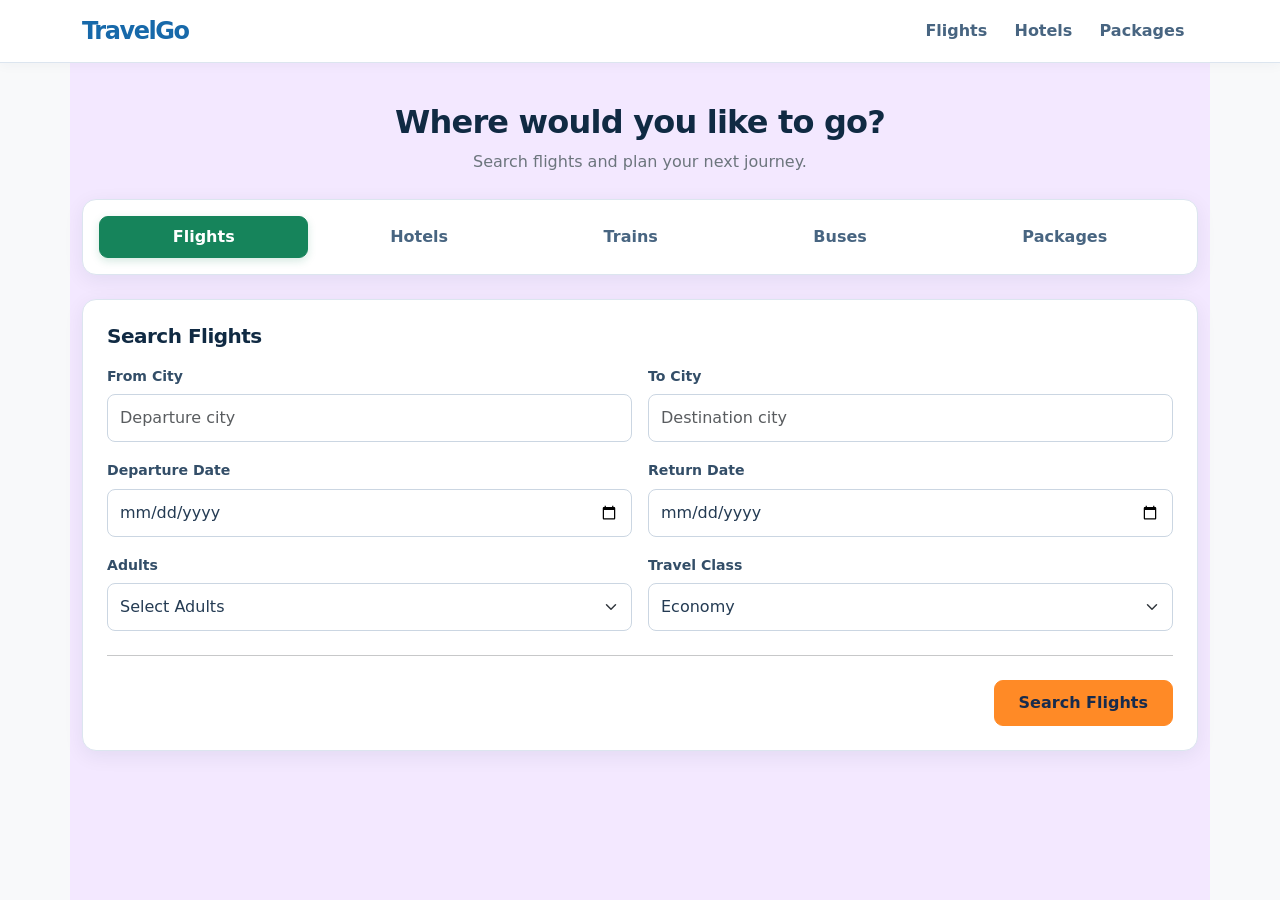
<file: index.html>
<!doctype html>
<html lang="en">
<head>
    <meta charset="utf-8">
    <meta name="viewport" content="width=device-width, initial-scale=1">
    <title>TravelGo | Flight Booking</title>
    <link href="https://cdn.jsdelivr.net/npm/bootstrap@5.3.8/dist/css/bootstrap.min.css" rel="stylesheet">
    <link rel="stylesheet" href="style.css">
</head>

<body class="bg-body-tertiary">

<nav class="navbar navbar-expand-lg bg-white border-bottom">
    <div class="container">
        <a class="navbar-brand fw-bold text-primary fs-4" href="index.html">TravelGo</a>
        <div class="navbar-nav ms-auto flex-row flex-wrap">
            <a class="nav-link" href="flight.html">Flights</a>
            <a class="nav-link" href="hotels.html">Hotels</a>
            <a class="nav-link" href="holiday.html">Packages</a>
        </div>
    </div>
</nav>


<main class="container py-5">

    <div class="text-center mb-4">
        <h2 class="fw-bold">Where would you like to go?</h2>
        <p class="text-secondary">Search flights and plan your next journey.</p>
    </div>

    <div class="card border-0 shadow-sm mb-4">
        <div class="card-body">
            <ul class="nav nav-pills nav-fill gap-2">
                <li class="nav-item"><a class="nav-link active" href="index.html">Flights</a></li>
                <li class="nav-item"><a class="nav-link" href="hotels.html">Hotels</a></li>
                <li class="nav-item"><a class="nav-link" href="Trains.html">Trains</a></li>
                <li class="nav-item"><a class="nav-link" href="Buses.html">Buses</a></li>
                <li class="nav-item"><a class="nav-link" href="holiday.html">Packages</a></li>
            </ul>
        </div>
    </div>

    <div class="card border-0 shadow-sm">
        <div class="card-body p-4">
            <h5 class="fw-bold mb-3">Search Flights</h5>

            <form id="flightSearchForm" class="needs-validation" novalidate>
                <div class="row g-3">
                    <div class="col-md-6">
                        <label class="form-label" for="fromCity">From City</label>
                        <input type="text" id="fromCity" class="form-control" placeholder="Departure city" required>
                        <div class="invalid-feedback">Enter departure city.</div>
                    </div>

                    <div class="col-md-6">
                        <label class="form-label" for="toCity">To City</label>
                        <input type="text" id="toCity" class="form-control" placeholder="Destination city" required>
                        <div class="invalid-feedback">Enter destination city.</div>
                    </div>

                    <div class="col-md-6">
                        <label class="form-label" for="departureDate">Departure Date</label>
                        <input type="date" id="departureDate" class="form-control" required>
                        <div class="invalid-feedback">Select departure date.</div>
                    </div>

                    <div class="col-md-6">
                        <label class="form-label" for="returnDate">Return Date</label>
                        <input type="date" id="returnDate" class="form-control">
                    </div>

                    <div class="col-md-6">
                        <label class="form-label" for="adults">Adults</label>
                        <select id="adults" class="form-select" required>
                            <option value="" selected disabled>Select Adults</option>
                            <option value="1">1 Adult</option>
                            <option value="2">2 Adults</option>
                            <option value="3">3 Adults</option>
                            <option value="4">4 Adults</option>
                        </select>
                        <div class="invalid-feedback">Select adults.</div>
                    </div>

                    <div class="col-md-6">
                        <label class="form-label" for="travelClass">Travel Class</label>
                        <select id="travelClass" class="form-select">
                            <option value="Economy">Economy</option>
                            <option value="Premium Economy">Premium Economy</option>
                            <option value="Business">Business</option>
                            <option value="First Class">First Class</option>
                        </select>
                    </div>
                </div>

                <hr class="my-4">
                <div class="text-end">
                    <button class="btn btn-primary px-4" type="submit">Search Flights</button>
                </div>
            </form>
        </div>
    </div>
</main>

<script>
const form = document.getElementById("flightSearchForm");
const departure = document.getElementById("departureDate");
const returnDate = document.getElementById("returnDate");

departure.min = new Date().toISOString().split("T")[0];

departure.addEventListener("change", () => {
    returnDate.min = departure.value;
    if (returnDate.value && returnDate.value < departure.value) returnDate.value = "";
});

form.addEventListener("submit", event => {
    event.preventDefault();

    const from = document.getElementById("fromCity").value.trim();
    const to = document.getElementById("toCity").value.trim();

    if (!form.checkValidity()) {
        form.classList.add("was-validated");
        return;
    }

    if (from.toLowerCase() === to.toLowerCase()) {
        alert("Departure and destination cannot be the same.");
        return;
    }

    const params = new URLSearchParams({
        from,
        to,
        departure: departure.value,
        returnDate: returnDate.value,
        adults: document.getElementById("adults").value,
        travelClass: document.getElementById("travelClass").value
    });

    window.location.href = "results.html?" + params;
});
</script>

<script src="https://cdn.jsdelivr.net/npm/bootstrap@5.3.8/dist/js/bootstrap.bundle.min.js"></script>
</body>
</html>
</file>
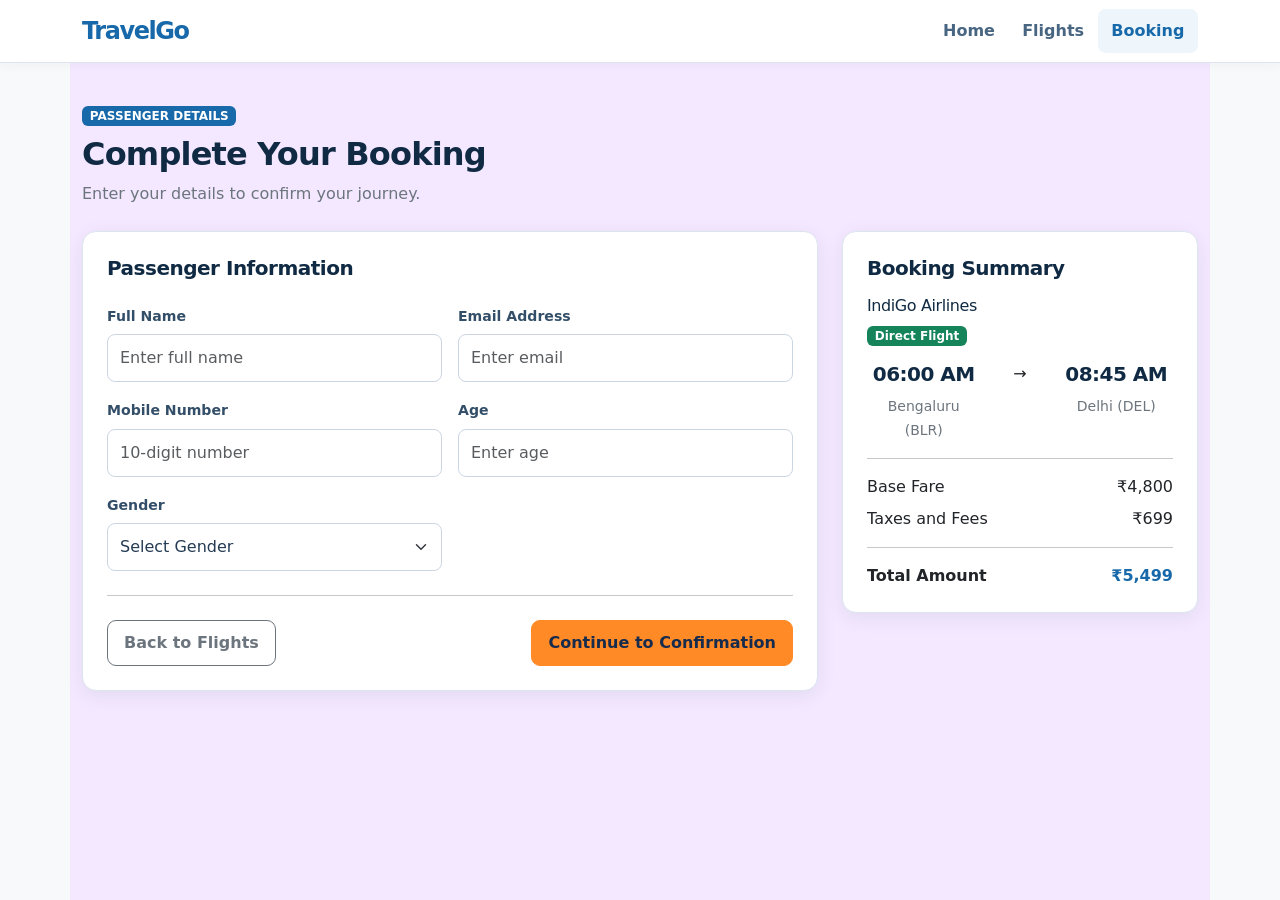
<file: booking.html>
<!doctype html>
<html lang="en">
<head>
    <meta charset="utf-8">
    <meta name="viewport" content="width=device-width, initial-scale=1">
    <title>TravelGo | Passenger Booking</title>
    <link href="https://cdn.jsdelivr.net/npm/bootstrap@5.3.8/dist/css/bootstrap.min.css" rel="stylesheet">
    <link rel="stylesheet" href="style.css">
</head>

<body class="bg-body-tertiary">

<nav class="navbar navbar-expand-lg bg-white border-bottom">
    <div class="container">
        <a class="navbar-brand fw-bold text-primary fs-4" href="index.html">TravelGo</a>
        <div class="navbar-nav ms-auto">
            <a class="nav-link" href="index.html">Home</a>
            <a class="nav-link" href="flight.html">Flights</a>
            <a class="nav-link active" href="booking.html">Booking</a>
        </div>
    </div>
</nav>

<main class="container py-5">

    <div class="mb-4">
        <span class="badge text-bg-primary">PASSENGER DETAILS</span>
        <h2 class="fw-bold mt-2">Complete Your Booking</h2>
        <p class="text-secondary">Enter your details to confirm your journey.</p>
    </div>

    <div class="row g-4">

        <!-- Passenger Form -->
        <div class="col-lg-8">
            <div class="card border-0 shadow-sm">
                <div class="card-body p-4">
                    <h5 class="fw-bold mb-4">Passenger Information</h5>

                    <form id="bookingForm" class="needs-validation" novalidate>
                        <div class="row g-3">

                            <div class="col-md-6">
                                <label for="fullName" class="form-label">Full Name</label>
                                <input type="text" class="form-control" id="fullName" placeholder="Enter full name" required>
                                <div class="invalid-feedback">Enter your full name.</div>
                            </div>

                            <div class="col-md-6">
                                <label for="email" class="form-label">Email Address</label>
                                <input type="email" class="form-control" id="email" placeholder="Enter email" required>
                                <div class="invalid-feedback">Enter a valid email.</div>
                            </div>

                            <div class="col-md-6">
                                <label for="phone" class="form-label">Mobile Number</label>
                                <input type="tel" class="form-control" id="phone" placeholder="10-digit number" pattern="[0-9]{10}" required>
                                <div class="invalid-feedback">Enter a valid 10-digit number.</div>
                            </div>

                            <div class="col-md-6">
                                <label for="age" class="form-label">Age</label>
                                <input type="number" class="form-control" id="age" placeholder="Enter age" min="1" max="120" required>
                                <div class="invalid-feedback">Enter a valid age.</div>
                            </div>

                            <div class="col-md-6">
                                <label for="gender" class="form-label">Gender</label>
                                <select class="form-select" id="gender" required>
                                    <option value="" selected disabled>Select Gender</option>
                                    <option>Male</option>
                                    <option>Female</option>
                                    <option>Other</option>
                                </select>
                                <div class="invalid-feedback">Select your gender.</div>
                            </div>

                        </div>

                        <hr class="my-4">

                        <div class="d-flex justify-content-between flex-wrap gap-2">
                            <a href="results.html" class="btn btn-outline-secondary">Back to Flights</a>
                            <button type="submit" class="btn btn-primary">Continue to Confirmation</button>
                        </div>
                    </form>
                </div>
            </div>
        </div>

        <!-- Booking Summary -->
        <div class="col-lg-4">
            <div class="card border-0 shadow-sm">
                <div class="card-body p-4">
                    <h5 class="fw-bold mb-3">Booking Summary</h5>
                    <h6>IndiGo Airlines</h6>
                    <span class="badge text-bg-success mb-3">Direct Flight</span>

                    <div class="row text-center">
                        <div class="col-5">
                            <h5 class="fw-bold">06:00 AM</h5>
                            <small class="text-secondary">Bengaluru (BLR)</small>
                        </div>
                        <div class="col-2">→</div>
                        <div class="col-5">
                            <h5 class="fw-bold">08:45 AM</h5>
                            <small class="text-secondary">Delhi (DEL)</small>
                        </div>
                    </div>

                    <hr>
                    <div class="d-flex justify-content-between mb-2">
                        <span>Base Fare</span><span>₹4,800</span>
                    </div>
                    <div class="d-flex justify-content-between mb-2">
                        <span>Taxes and Fees</span><span>₹699</span>
                    </div>
                    <hr>
                    <div class="d-flex justify-content-between">
                        <strong>Total Amount</strong>
                        <strong class="text-primary">₹5,499</strong>
                    </div>

            
                </div>
            </div>
        </div>

    </div>
</main>

<script>
const form = document.getElementById("bookingForm");

form.addEventListener("submit", function(event) {
    event.preventDefault();

    if (!form.checkValidity()) {
        form.classList.add("was-validated");
        return;
    }

    const params = new URLSearchParams({
        name: document.getElementById("fullName").value.trim(),
        email: document.getElementById("email").value.trim(),
        phone: document.getElementById("phone").value,
        age: document.getElementById("age").value,
        gender: document.getElementById("gender").value
    });

    window.location.href = "ticket.htm?" + params.toString();
});
</script>

<script src="https://cdn.jsdelivr.net/npm/bootstrap@5.3.8/dist/js/bootstrap.bundle.min.js"></script>
</body>
</html>
</file>
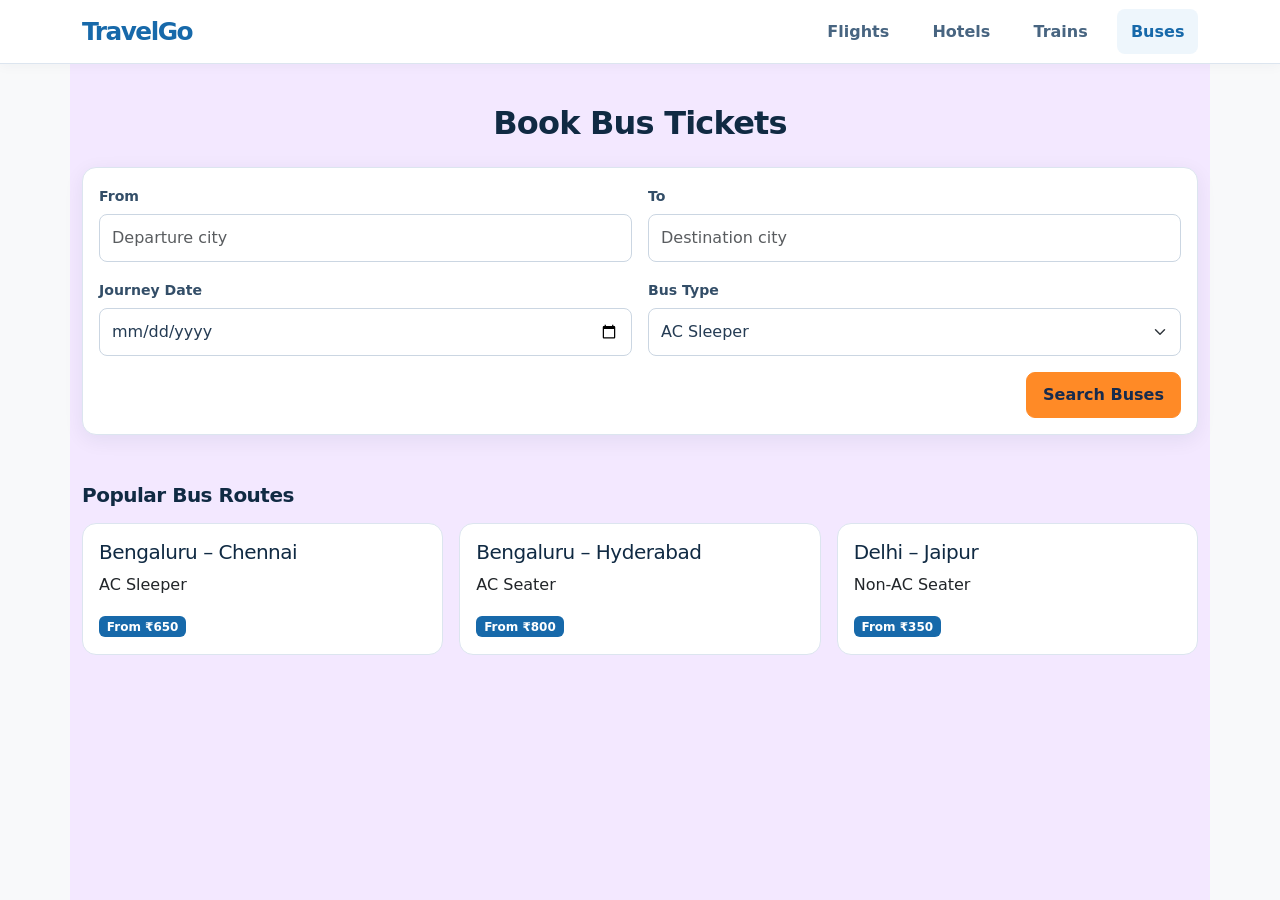
<file: Buses.html>
<!doctype html>
<html lang="en">
<head>
    <meta charset="UTF-8">
    <meta name="viewport" content="width=device-width, initial-scale=1">
    <title>TravelGo | Buses</title>
    <link href="https://cdn.jsdelivr.net/npm/bootstrap@5.3.8/dist/css/bootstrap.min.css" rel="stylesheet">
    <link rel="stylesheet" href="style.css">
</head>
<body class="bg-body-tertiary">
    
<nav class="navbar bg-white border-bottom">
    <div class="container">
        <a class="navbar-brand fw-bold text-primary" href="index.html">TravelGo</a>
        <div class="navbar-nav flex-row gap-3">
            <a class="nav-link" href="index.html">Flights</a>
            <a class="nav-link" href="hotels.html">Hotels</a>
            <a class="nav-link" href="Trains.html">Trains</a>
            <a class="nav-link active" href="Buses.html">Buses</a>
        </div>
    </div>
</nav>

<main class="container py-5">
    <h2 class="text-center fw-bold mb-4">Book Bus Tickets</h2>

    <div class="card border-0 shadow-sm">
        <div class="card-body">
            <form id="busForm" class="row g-3">
                <div class="col-md-6">
                    <label class="form-label">From</label>
                    <input id="from" class="form-control" placeholder="Departure city" required>
                </div>
                <div class="col-md-6">
                    <label class="form-label">To</label>
                    <input id="to" class="form-control" placeholder="Destination city" required>
                </div>
                <div class="col-md-6">
                    <label class="form-label">Journey Date</label>
                    <input type="date" id="date" class="form-control" required>
                </div>
                <div class="col-md-6">
                    <label class="form-label">Bus Type</label>
                    <select id="busType" class="form-select">
                        <option>AC Sleeper</option>
                        <option>Non-AC Sleeper</option>
                        <option>AC Seater</option>
                        <option>Non-AC Seater</option>
                    </select>
                </div>
                <div class="col-12 text-end">
                    <button class="btn btn-primary">Search Buses</button>
                </div>
            </form>
        </div>
    </div>

    <div id="busResults" class="mt-4"></div>

    <h5 class="fw-bold mt-5 mb-3">Popular Bus Routes</h5>
    <div class="row g-3">
        <div class="col-md-4">
            <div class="card h-100"><div class="card-body">
                <h5>Bengaluru – Chennai</h5>
                <p>AC Sleeper</p>
                <span class="badge text-bg-primary">From ₹650</span>
            </div></div>
        </div>
        <div class="col-md-4">
            <div class="card h-100"><div class="card-body">
                <h5>Bengaluru – Hyderabad</h5>
                <p>AC Seater</p>
                <span class="badge text-bg-primary">From ₹800</span>
            </div></div>
        </div>
        <div class="col-md-4">
            <div class="card h-100"><div class="card-body">
                <h5>Delhi – Jaipur</h5>
                <p>Non-AC Seater</p>
                <span class="badge text-bg-primary">From ₹350</span>
            </div></div>
        </div>
    </div>
</main>

<script>
const form = document.getElementById("busForm");
const date = document.getElementById("date");
date.min = new Date().toISOString().split("T")[0];

form.addEventListener("submit", e => {
    e.preventDefault();
    if (!form.reportValidity()) return;

    const from = document.getElementById("from").value.trim();
    const to = document.getElementById("to").value.trim();

    if (from.toLowerCase() === to.toLowerCase()) {
        alert("Choose different departure and destination cities.");
        return;
    }

    const results = document.getElementById("busResults");
    results.replaceChildren();

    const card = document.createElement("div");
    card.className = "card border-0 shadow-sm";
    card.innerHTML = `
        <div class="card-body">
            <h5 class="fw-bold">Your Bus Search</h5>
            <p class="mb-2">From: ${from} | To: ${to}</p>
            <p class="mb-2">Date: ${date.value} | Type: ${document.getElementById("busType").value}</p>
            <div class="alert alert-info mb-0">Live bus schedules, fares and seat availability are not connected yet.</div>
        </div>`;
    results.appendChild(card);
});
</script>

<script src="https://cdn.jsdelivr.net/npm/bootstrap@5.3.8/dist/js/bootstrap.bundle.min.js"></script>
</body>
</html>
</file>
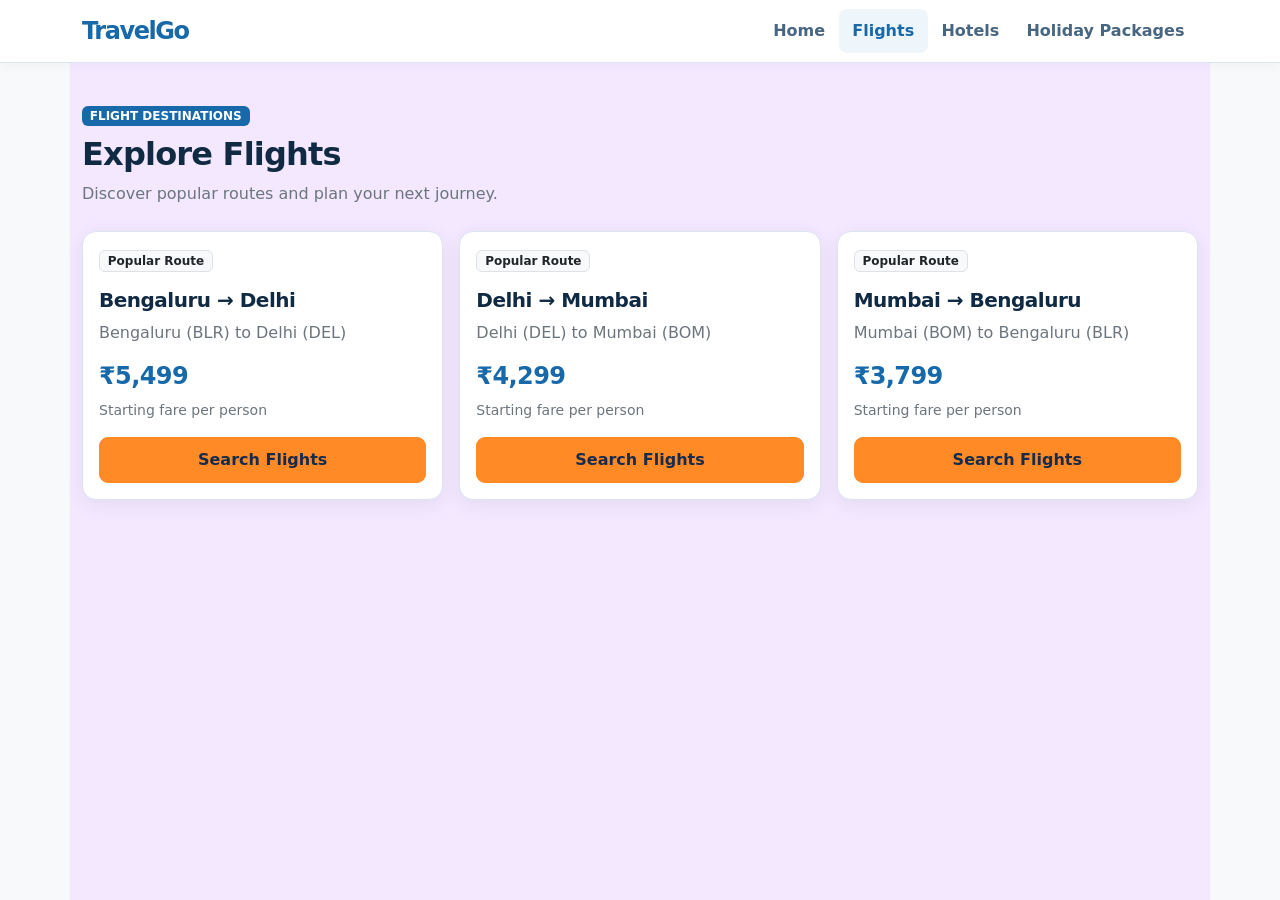
<file: flight.html>
<!doctype html>
<html lang="en">
<head>
    <meta charset="utf-8">
    <meta name="viewport" content="width=device-width, initial-scale=1">
    <title>TravelGo | Explore Flights</title>
    <link href="https://cdn.jsdelivr.net/npm/bootstrap@5.3.8/dist/css/bootstrap.min.css" rel="stylesheet">
    <link rel="stylesheet" href="style.css">
</head>

<body class="bg-body-tertiary">

<nav class="navbar navbar-expand-lg bg-white border-bottom">
    <div class="container">
        <a class="navbar-brand fw-bold text-primary fs-4" href="index.html">TravelGo</a>
        <div class="navbar-nav ms-auto">
            <a class="nav-link" href="index.html">Home</a>
            <a class="nav-link active" href="flight.html">Flights</a>
            <a class="nav-link" href="hotels.html">Hotels</a>
            <a class="nav-link" href="holiday.html">Holiday Packages</a>
        </div>
    </div>
</nav>

<main class="container py-5">

    <div class="mb-4">
        <span class="badge text-bg-primary">FLIGHT DESTINATIONS</span>
        <h2 class="fw-bold mt-2">Explore Flights</h2>
        <p class="text-secondary">Discover popular routes and plan your next journey.</p>
    </div>

    <div class="row g-3">

        <div class="col-md-4">
            <div class="card border-0 shadow-sm h-100">
                <div class="card-body">
                    <span class="badge text-bg-light border text-dark">Popular Route</span>
                    <h5 class="fw-bold mt-3">Bengaluru → Delhi</h5>
                    <p class="text-secondary">Bengaluru (BLR) to Delhi (DEL)</p>
                    <h4 class="text-primary fw-bold">₹5,499</h4>
                    <p class="small text-secondary">Starting fare per person</p>
                    <a href="index.html" class="btn btn-primary w-100">Search Flights</a>
                </div>
            </div>
        </div>

        <div class="col-md-4">
            <div class="card border-0 shadow-sm h-100">
                <div class="card-body">
                    <span class="badge text-bg-light border text-dark">Popular Route</span>
                    <h5 class="fw-bold mt-3">Delhi → Mumbai</h5>
                    <p class="text-secondary">Delhi (DEL) to Mumbai (BOM)</p>
                    <h4 class="text-primary fw-bold">₹4,299</h4>
                    <p class="small text-secondary">Starting fare per person</p>
                    <a href="index.html" class="btn btn-primary w-100">Search Flights</a>
                </div>
            </div>
        </div>

        <div class="col-md-4">
            <div class="card border-0 shadow-sm h-100">
                <div class="card-body">
                    <span class="badge text-bg-light border text-dark">Popular Route</span>
                    <h5 class="fw-bold mt-3">Mumbai → Bengaluru</h5>
                    <p class="text-secondary">Mumbai (BOM) to Bengaluru (BLR)</p>
                    <h4 class="text-primary fw-bold">₹3,799</h4>
                    <p class="small text-secondary">Starting fare per person</p>
                    <a href="index.html" class="btn btn-primary w-100">Search Flights</a>
                </div>
            </div>
        </div>

    </div>

</main>

<script src="https://cdn.jsdelivr.net/npm/bootstrap@5.3.8/dist/js/bootstrap.bundle.min.js"></script>
</body>
</html>
</file>
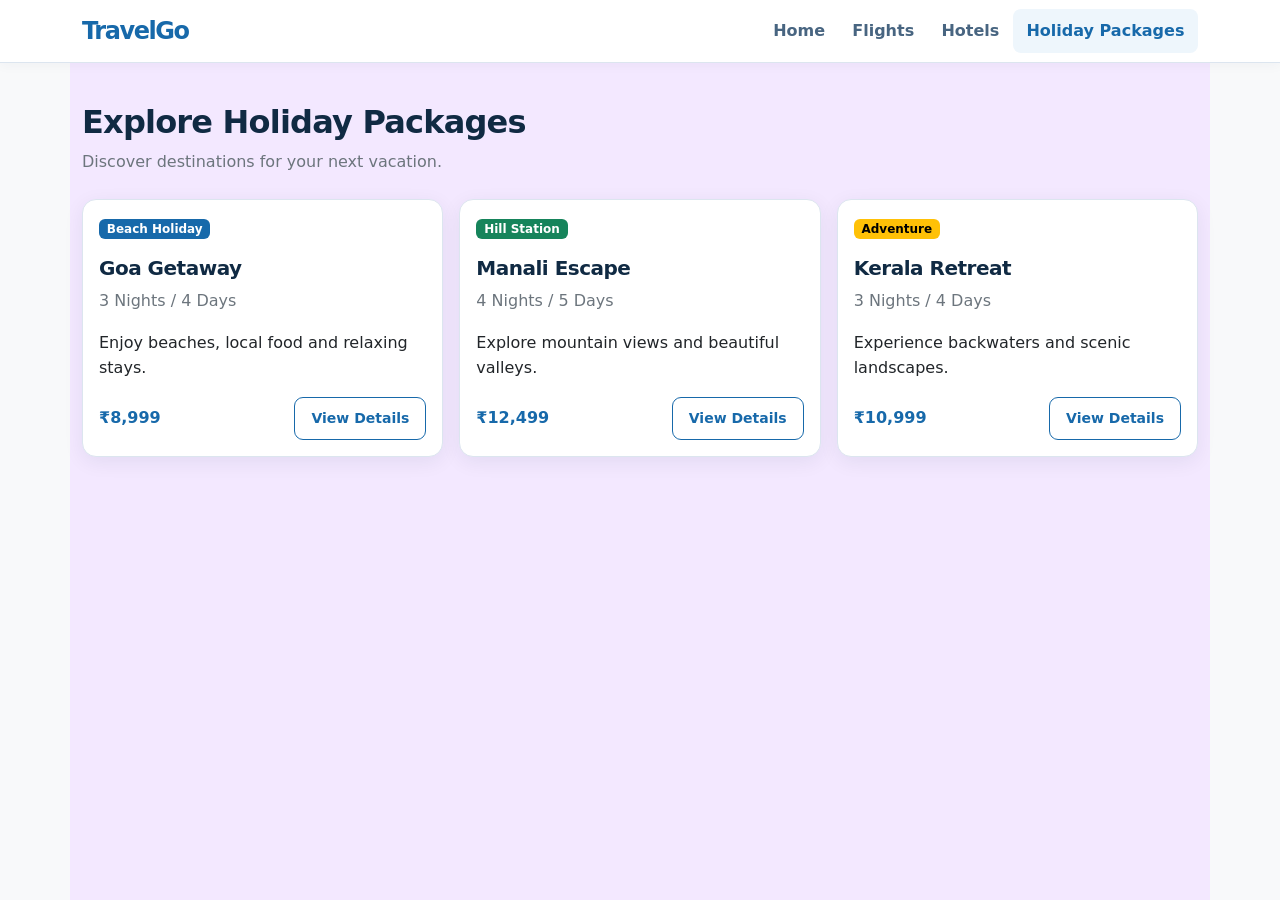
<file: holiday.html>
<!doctype html>
<html lang="en">
<head>
    <meta charset="utf-8">
    <meta name="viewport" content="width=device-width, initial-scale=1">
    <title>TravelGo | Holiday Packages</title>
    <link href="https://cdn.jsdelivr.net/npm/bootstrap@5.3.8/dist/css/bootstrap.min.css" rel="stylesheet">
    <link rel="stylesheet" href="style.css">
</head>

<body class="bg-body-tertiary">

<nav class="navbar navbar-expand-lg bg-white border-bottom">
    <div class="container">
        <a class="navbar-brand fw-bold text-primary fs-4" href="index.html">TravelGo</a>
        <div class="navbar-nav ms-auto">
            <a class="nav-link" href="index.html">Home</a>
            <a class="nav-link" href="flight.html">Flights</a>
            <a class="nav-link" href="hotels.html">Hotels</a>
            <a class="nav-link active" href="holiday.html">Holiday Packages</a>
        </div>
    </div>
</nav>

<main class="container py-5">

    <div class="mb-4">
        <h2 class="fw-bold">Explore Holiday Packages</h2>
        <p class="text-secondary">Discover destinations for your next vacation.</p>
    </div>

    <!-- Holiday Packages -->
    <div class="row g-3">

        <div class="col-md-4">
            <div class="card border-0 shadow-sm h-100">
                <div class="card-body">
                    <span class="badge text-bg-primary">Beach Holiday</span>
                    <h5 class="fw-bold mt-3">Goa Getaway</h5>
                    <p class="text-secondary">3 Nights / 4 Days</p>
                    <p>Enjoy beaches, local food and relaxing stays.</p>
                    <div class="d-flex justify-content-between align-items-center">
                        <strong class="text-primary">₹8,999</strong>
                        <button class="btn btn-outline-primary btn-sm" onclick="selectPackage('Goa Getaway')">View Details</button>
                    </div>
                </div>
            </div>
        </div>

        <div class="col-md-4">
            <div class="card border-0 shadow-sm h-100">
                <div class="card-body">
                    <span class="badge text-bg-success">Hill Station</span>
                    <h5 class="fw-bold mt-3">Manali Escape</h5>
                    <p class="text-secondary">4 Nights / 5 Days</p>
                    <p>Explore mountain views and beautiful valleys.</p>
                    <div class="d-flex justify-content-between align-items-center">
                        <strong class="text-primary">₹12,499</strong>
                        <button class="btn btn-outline-primary btn-sm" onclick="selectPackage('Manali Escape')">View Details</button>
                    </div>
                </div>
            </div>
        </div>

        <div class="col-md-4">
            <div class="card border-0 shadow-sm h-100">
                <div class="card-body">
                    <span class="badge text-bg-warning">Adventure</span>
                    <h5 class="fw-bold mt-3">Kerala Retreat</h5>
                    <p class="text-secondary">3 Nights / 4 Days</p>
                    <p>Experience backwaters and scenic landscapes.</p>
                    <div class="d-flex justify-content-between align-items-center">
                        <strong class="text-primary">₹10,999</strong>
                        <button class="btn btn-outline-primary btn-sm" onclick="selectPackage('Kerala Retreat')">View Details</button>
                    </div>
                </div>
            </div>
        </div>

    </div>

    <div id="packageMessage" class="alert alert-info mt-4 d-none"></div>

</main>

<script>
function selectPackage(name) {
    const message = document.getElementById("packageMessage");
    message.textContent = name + " selected.";
    message.classList.remove("d-none");
}
</script>

<script src="https://cdn.jsdelivr.net/npm/bootstrap@5.3.8/dist/js/bootstrap.bundle.min.js"></script>
</body>
</html>
</file>
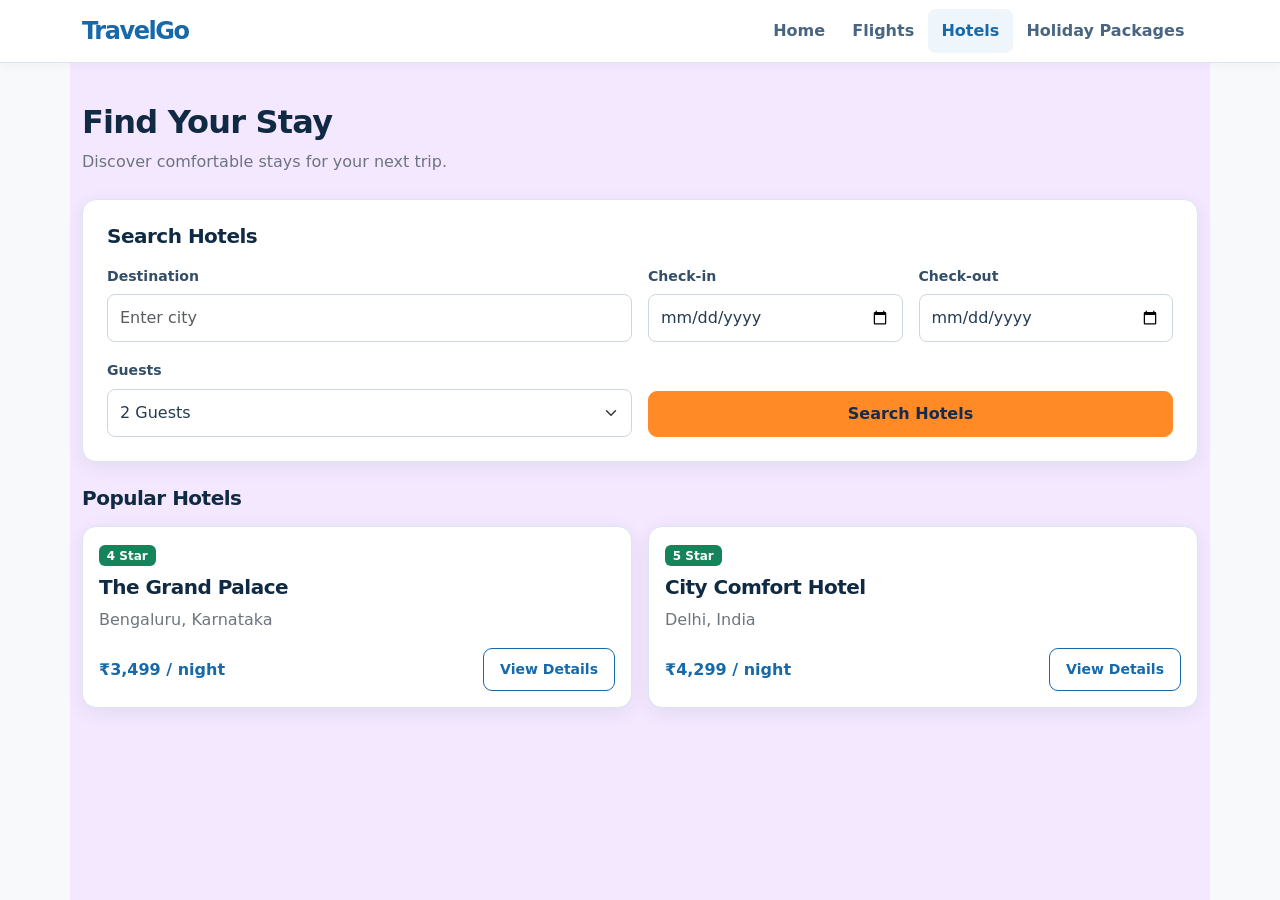
<file: hotels.html>
<!doctype html>
<html lang="en">
<head>
    <meta charset="utf-8">
    <meta name="viewport" content="width=device-width, initial-scale=1">
    <title>TravelGo | Hotels</title>
    <link href="https://cdn.jsdelivr.net/npm/bootstrap@5.3.8/dist/css/bootstrap.min.css" rel="stylesheet">
    <link rel="stylesheet" href="style.css">
</head>

<body class="bg-body-tertiary">

<nav class="navbar navbar-expand-lg bg-white border-bottom">
    <div class="container">
        <a class="navbar-brand fw-bold text-primary fs-4" href="index.html">TravelGo</a>
        <div class="navbar-nav ms-auto">
            <a class="nav-link" href="index.html">Home</a>
            <a class="nav-link" href="flight.html">Flights</a>
            <a class="nav-link active" href="hotels.html">Hotels</a>
            <a class="nav-link" href="holiday.html">Holiday Packages</a>
        </div>
    </div>
</nav>

<main class="container py-5">

    <div class="mb-4">
        <h2 class="fw-bold">Find Your Stay</h2>
        <p class="text-secondary">Discover comfortable stays for your next trip.</p>
    </div>

    <!-- Hotel Search -->
    <div class="card border-0 shadow-sm mb-4">
        <div class="card-body p-4">
            <h5 class="fw-bold mb-3">Search Hotels</h5>
            <form id="hotelForm">
                <div class="row g-3">
                    <div class="col-md-6">
                        <label class="form-label" for="city">Destination</label>
                        <input type="text" id="city" class="form-control" placeholder="Enter city" required>
                    </div>
                    <div class="col-md-3">
                        <label class="form-label" for="checkin">Check-in</label>
                        <input type="date" id="checkin" class="form-control" required>
                    </div>
                    <div class="col-md-3">
                        <label class="form-label" for="checkout">Check-out</label>
                        <input type="date" id="checkout" class="form-control" required>
                    </div>
                    <div class="col-md-6">
                        <label class="form-label" for="guests">Guests</label>
                        <select id="guests" class="form-select">
                            <option value="1">1 Guest</option>
                            <option value="2" selected>2 Guests</option>
                            <option value="3">3 Guests</option>
                            <option value="4">4 Guests</option>
                        </select>
                    </div>
                    <div class="col-md-6 d-flex align-items-end">
                        <button class="btn btn-primary w-100" type="submit">Search Hotels</button>
                    </div>
                </div>
            </form>
        </div>
    </div>

    <!-- Hotel Listings -->
    <h5 class="fw-bold mb-3">Popular Hotels</h5>
    <div class="row g-3">
        <div class="col-md-6">
            <div class="card border-0 shadow-sm h-100">
                <div class="card-body">
                    <span class="badge text-bg-success">4 Star</span>
                    <h5 class="fw-bold mt-2">The Grand Palace</h5>
                    <p class="text-secondary">Bengaluru, Karnataka</p>
                    <div class="d-flex justify-content-between align-items-center">
                        <strong class="text-primary">₹3,499 / night</strong>
                        <button class="btn btn-outline-primary btn-sm" onclick="selectHotel('The Grand Palace')">View Details</button>
                    </div>
                </div>
            </div>
        </div>

        <div class="col-md-6">
            <div class="card border-0 shadow-sm h-100">
                <div class="card-body">
                    <span class="badge text-bg-success">5 Star</span>
                    <h5 class="fw-bold mt-2">City Comfort Hotel</h5>
                    <p class="text-secondary">Delhi, India</p>
                    <div class="d-flex justify-content-between align-items-center">
                        <strong class="text-primary">₹4,299 / night</strong>
                        <button class="btn btn-outline-primary btn-sm" onclick="selectHotel('City Comfort Hotel')">View Details</button>
                    </div>
                </div>
            </div>
        </div>
    </div>

    <div id="hotelMessage" class="alert alert-info mt-3 d-none"></div>

</main>

<script>
document.getElementById("checkin").min = new Date().toISOString().split("T")[0];

function selectHotel(name) {
    const message = document.getElementById("hotelMessage");
    message.textContent = name + " selected.";
    message.classList.remove("d-none");
}

document.getElementById("hotelForm").addEventListener("submit", function(event) {
    event.preventDefault();
    const checkin = document.getElementById("checkin").value;
    const checkout = document.getElementById("checkout").value;

    if (checkout <= checkin) {
        alert("Check-out must be after check-in.");
        return;
    }

    alert("Hotels searched successfully in " + document.getElementById("city").value + ".");
});
</script>

<script src="https://cdn.jsdelivr.net/npm/bootstrap@5.3.8/dist/js/bootstrap.bundle.min.js"></script>
</body>
</html>
</file>
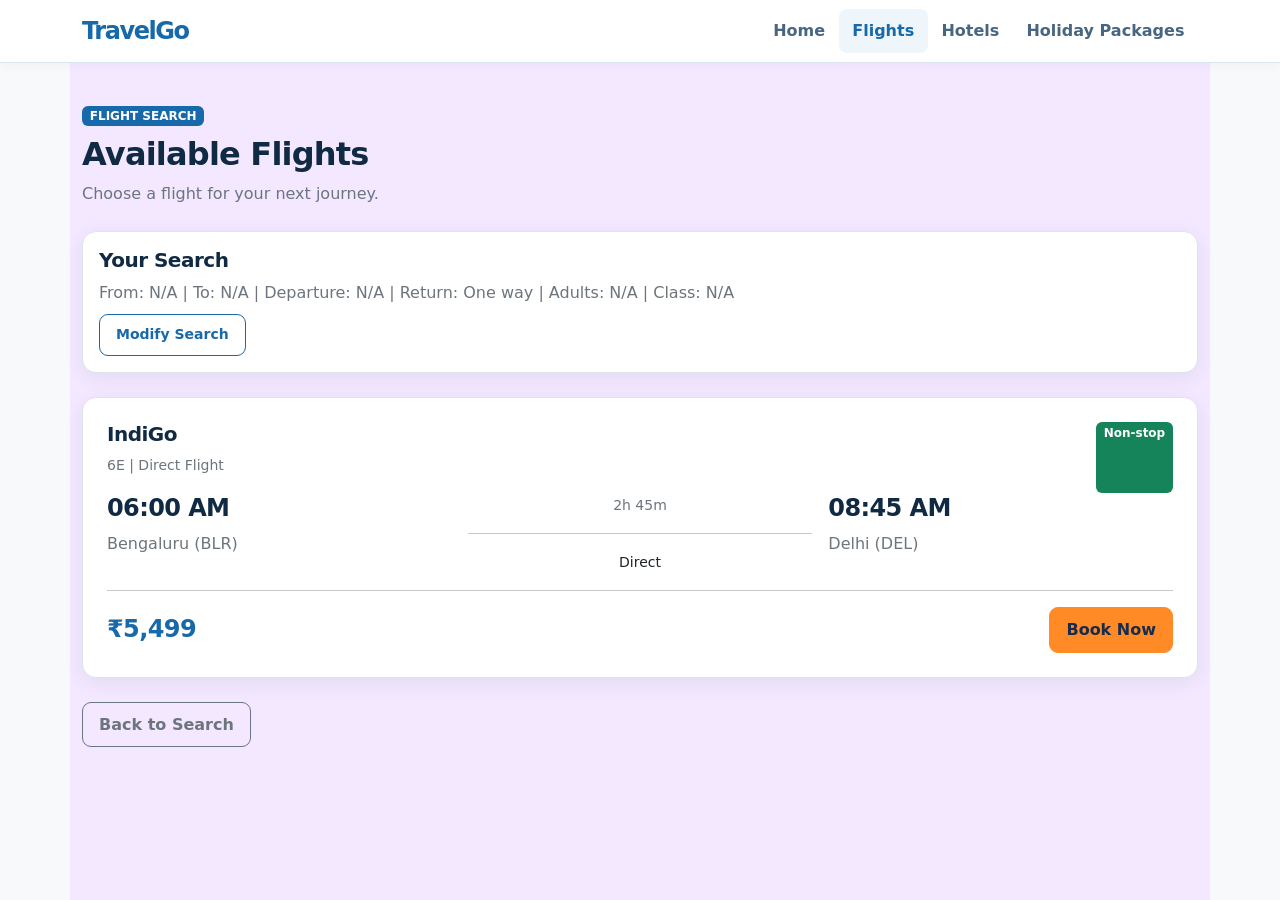
<file: results.html>
<!doctype html>
<html lang="en">
<head>
    <meta charset="utf-8">
    <meta name="viewport" content="width=device-width, initial-scale=1">
    <title>TravelGo | Flight Results</title>
    <link href="https://cdn.jsdelivr.net/npm/bootstrap@5.3.8/dist/css/bootstrap.min.css" rel="stylesheet">
    <link rel="stylesheet" href="style.css">
</head>

<body class="bg-body-tertiary">

<!-- Navigation Bar -->
<nav class="navbar navbar-expand-lg bg-white border-bottom">
    <div class="container">
        <a class="navbar-brand fw-bold text-primary fs-4" href="index.html">TravelGo</a>

        <button class="navbar-toggler" type="button" data-bs-toggle="collapse"
            data-bs-target="#mainNavbar" aria-controls="mainNavbar"
            aria-expanded="false" aria-label="Toggle navigation">
            <span class="navbar-toggler-icon"></span>
        </button>

        <div class="collapse navbar-collapse" id="mainNavbar">
            <ul class="navbar-nav ms-auto">
                <li class="nav-item"><a class="nav-link" href="index.html">Home</a></li>
                <li class="nav-item"><a class="nav-link active" href="flight.html">Flights</a></li>
                <li class="nav-item"><a class="nav-link" href="hotels.html">Hotels</a></li>
                <li class="nav-item"><a class="nav-link" href="holiday.html">Holiday Packages</a></li>
            </ul>
        </div>
    </div>
</nav>

<main class="container py-5">

    <!-- Page Heading -->
    <div class="mb-4">
        <span class="badge text-bg-primary">FLIGHT SEARCH</span>
        <h2 class="fw-bold mt-2">Available Flights</h2>
        <p class="text-secondary">Choose a flight for your next journey.</p>
    </div>

    <!-- Search Summary -->
    <div class="card border-0 shadow-sm mb-4">
        <div class="card-body">
            <h5 class="fw-bold">Your Search</h5>
            <p class="text-secondary mb-2" id="searchDetails">Loading...</p>
            <a href="index.html" class="btn btn-outline-primary btn-sm">Modify Search</a>
        </div>
    </div>

    <!-- Flight Result -->
    <div class="card border-0 shadow-sm">
        <div class="card-body p-4">

            <div class="d-flex justify-content-between">
                <div>
                    <h5 class="fw-bold">IndiGo</h5>
                    <p class="text-secondary small">6E | Direct Flight</p>
                </div>
                <span class="badge text-bg-success">Non-stop</span>
            </div>

            <div class="row align-items-center g-3">
                <div class="col-4">
                    <h4 class="fw-bold">06:00 AM</h4>
                    <p class="text-secondary">Bengaluru (BLR)</p>
                </div>

                <div class="col-4 text-center">
                    <small class="text-secondary">2h 45m</small>
                    <hr>
                    <small>Direct</small>
                </div>

                <div class="col-4">
                    <h4 class="fw-bold">08:45 AM</h4>
                    <p class="text-secondary">Delhi (DEL)</p>
                </div>
            </div>

            <hr>

            <div class="d-flex justify-content-between align-items-center flex-wrap gap-2">
                <h4 class="text-primary fw-bold mb-0">₹5,499</h4>
                <a href="booking.html" class="btn btn-primary">Book Now</a>
            </div>

        </div>
    </div>

    <div class="mt-4">
        <a href="index.html" class="btn btn-outline-secondary">Back to Search</a>
    </div>

</main>

<!-- Display Search Details -->
<script>
const p = new URLSearchParams(window.location.search);

document.getElementById("searchDetails").textContent =
    "From: " + (p.get("from") || "N/A") +
    " | To: " + (p.get("to") || "N/A") +
    " | Departure: " + (p.get("departure") || "N/A") +
    " | Return: " + (p.get("returnDate") || "One way") +
    " | Adults: " + (p.get("adults") || "N/A") +
    " | Class: " + (p.get("travelClass") || "N/A");
</script>

<script src="https://cdn.jsdelivr.net/npm/bootstrap@5.3.8/dist/js/bootstrap.bundle.min.js"></script>
</body>
</html>
</file>
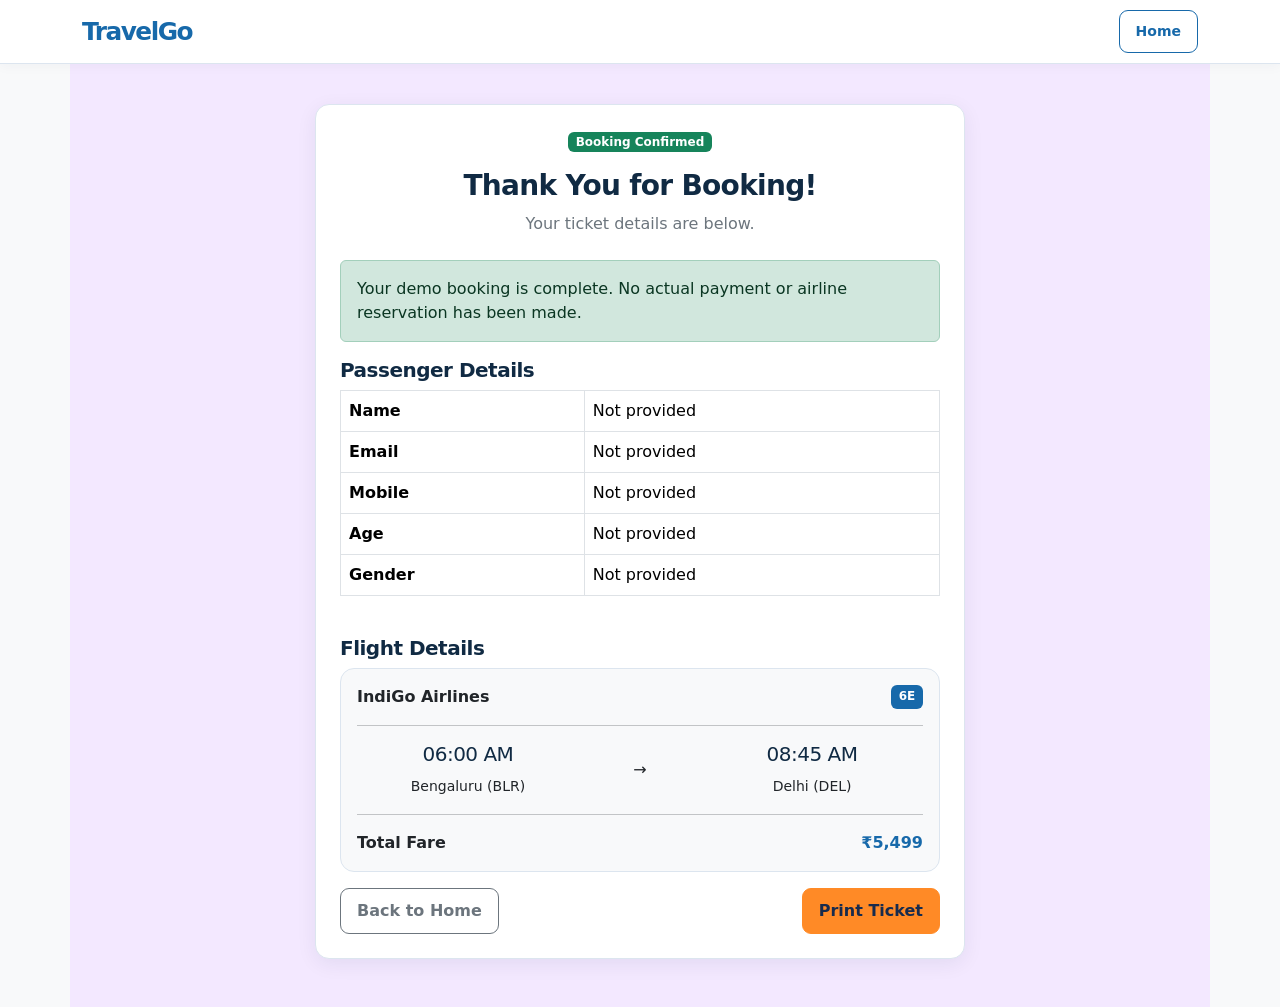
<file: ticket.htm>
<!doctype html>
<html lang="en">
<head>
    <meta charset="utf-8">
    <meta name="viewport" content="width=device-width, initial-scale=1">
    <title>TravelGo | Booking Confirmation</title>
    <link href="https://cdn.jsdelivr.net/npm/bootstrap@5.3.8/dist/css/bootstrap.min.css" rel="stylesheet">
    <link rel="stylesheet" href="style.css">
</head>

<body class="bg-body-tertiary">

<nav class="navbar bg-white border-bottom">
    <div class="container">
        <a class="navbar-brand fw-bold text-primary" href="index.html">TravelGo</a>
        <a href="index.html" class="btn btn-outline-primary btn-sm">Home</a>
    </div>
</nav>

<main class="container py-5">

    <div class="card border-0 shadow-sm mx-auto" style="max-width: 650px;">
        <div class="card-body p-4">

            <div class="text-center mb-4">
                <span class="badge text-bg-success">Booking Confirmed</span>
                <h3 class="fw-bold mt-3">Thank You for Booking!</h3>
                <p class="text-secondary">Your ticket details are below.</p>
            </div>

            <div class="alert alert-success" role="alert">
                Your demo booking is complete. No actual payment or airline reservation has been made.
            </div>

            <h5 class="fw-bold">Passenger Details</h5>

            <div class="table-responsive">
                <table class="table table-bordered">
                    <tbody>
                        <tr><th>Name</th><td id="name"></td></tr>
                        <tr><th>Email</th><td id="email"></td></tr>
                        <tr><th>Mobile</th><td id="phone"></td></tr>
                        <tr><th>Age</th><td id="age"></td></tr>
                        <tr><th>Gender</th><td id="gender"></td></tr>
                    </tbody>
                </table>
            </div>

            <h5 class="fw-bold mt-4">Flight Details</h5>

            <div class="card bg-body-tertiary mb-3">
                <div class="card-body">
                    <div class="d-flex justify-content-between">
                        <strong>IndiGo Airlines</strong>
                        <span class="badge text-bg-primary">6E</span>
                    </div>
                    <hr>
                    <div class="row text-center">
                        <div class="col-5">
                            <h5>06:00 AM</h5>
                            <small>Bengaluru (BLR)</small>
                        </div>
                        <div class="col-2 align-self-center">→</div>
                        <div class="col-5">
                            <h5>08:45 AM</h5>
                            <small>Delhi (DEL)</small>
                        </div>
                    </div>
                    <hr>
                    <div class="d-flex justify-content-between">
                        <strong>Total Fare</strong>
                        <strong class="text-primary">₹5,499</strong>
                    </div>
                </div>
            </div>

            <div class="d-flex justify-content-between flex-wrap gap-2">
                <a href="index.html" class="btn btn-outline-secondary">Back to Home</a>
                <button class="btn btn-primary" onclick="window.print()">Print Ticket</button>
            </div>

        </div>
    </div>

</main>

<script>
const params = new URLSearchParams(window.location.search);

["name", "email", "phone", "age", "gender"].forEach(id => {
    document.getElementById(id).textContent = params.get(id) || "Not provided";
});
</script>

<script src="https://cdn.jsdelivr.net/npm/bootstrap@5.3.8/dist/js/bootstrap.bundle.min.js"></script>
</body>
</html>
</file>
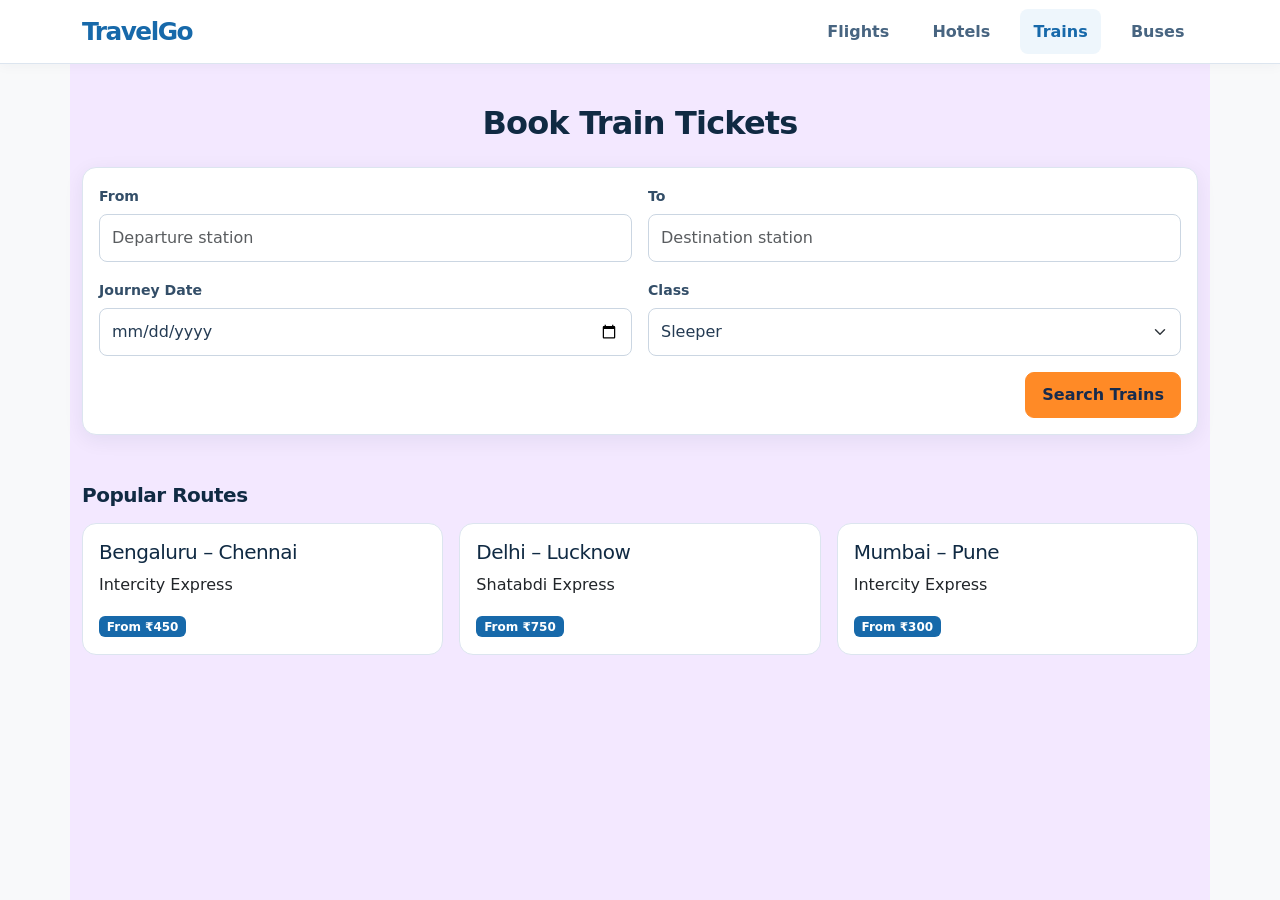
<file: Trains.html>
<!doctype html>
<html lang="en">
<head>
    <meta charset="UTF-8">
    <meta name="viewport" content="width=device-width, initial-scale=1">
    <title>TravelGo | Trains</title>
    <link href="https://cdn.jsdelivr.net/npm/bootstrap@5.3.8/dist/css/bootstrap.min.css" rel="stylesheet">
    <link rel="stylesheet" href="style.css">
</head>
<body class="bg-body-tertiary">

<nav class="navbar bg-white border-bottom">
    <div class="container">
        <a class="navbar-brand fw-bold text-primary" href="index.html">TravelGo</a>
        <div class="navbar-nav flex-row gap-3">
            <a class="nav-link" href="index.html">Flights</a>
            <a class="nav-link" href="hotels.html">Hotels</a>
            <a class="nav-link active" href="Trains.html">Trains</a>
            <a class="nav-link" href="Buses.html">Buses</a>
        </div>
    </div>
</nav>

<main class="container py-5">
    <h2 class="text-center fw-bold mb-4">Book Train Tickets</h2>

    <div class="card border-0 shadow-sm">
        <div class="card-body">
            <form id="trainForm" class="row g-3">
                <div class="col-md-6">
                    <label class="form-label">From</label>
                    <input id="from" class="form-control" placeholder="Departure station" required>
                </div>
                <div class="col-md-6">
                    <label class="form-label">To</label>
                    <input id="to" class="form-control" placeholder="Destination station" required>
                </div>
                <div class="col-md-6">
                    <label class="form-label">Journey Date</label>
                    <input type="date" id="date" class="form-control" required>
                </div>
                <div class="col-md-6">
                    <label class="form-label">Class</label>
                    <select id="class" class="form-select">
                        <option>Sleeper</option>
                        <option>3 AC</option>
                        <option>2 AC</option>
                        <option>1 AC</option>
                    </select>
                </div>
                <div class="col-12 text-end">
                    <button class="btn btn-primary">Search Trains</button>
                </div>
            </form>
        </div>
    </div>

    <div id="trainResults" class="mt-4"></div>

    <h5 class="fw-bold mt-5 mb-3">Popular Routes</h5>
    <div class="row g-3">
        <div class="col-md-4"><div class="card h-100"><div class="card-body">
            <h5>Bengaluru – Chennai</h5>
            <p>Intercity Express</p><span class="badge text-bg-primary">From ₹450</span>
        </div></div></div>
        <div class="col-md-4"><div class="card h-100"><div class="card-body">
            <h5>Delhi – Lucknow</h5>
            <p>Shatabdi Express</p><span class="badge text-bg-primary">From ₹750</span>
        </div></div></div>
        <div class="col-md-4"><div class="card h-100"><div class="card-body">
            <h5>Mumbai – Pune</h5>
            <p>Intercity Express</p><span class="badge text-bg-primary">From ₹300</span>
        </div></div></div>
    </div>
</main>

<script>
const form = document.getElementById("trainForm");
const date = document.getElementById("date");
date.min = new Date().toISOString().split("T")[0];

form.addEventListener("submit", e => {
    e.preventDefault();
    if (!form.reportValidity()) return;

    const from = document.getElementById("from").value.trim();
    const to = document.getElementById("to").value.trim();

    if (from.toLowerCase() === to.toLowerCase()) {
        alert("Choose different stations.");
        return;
    }

    const results = document.getElementById("trainResults");
    results.innerHTML = `<div class="card shadow-sm border-0"><div class="card-body">
        <h5 class="fw-bold">Your Train Search</h5>
        <p>From: ${from} | To: ${to}</p>
        <p>Date: ${date.value} | Class: ${document.getElementById("class").value}</p>
        <div class="alert alert-info mb-0">Live train schedules and seat availability are not connected yet.</div>
    </div></div>`;
});
</script>

<script src="https://cdn.jsdelivr.net/npm/bootstrap@5.3.8/dist/js/bootstrap.bundle.min.js"></script>
</body>
</html>
</file>
<file: style.css>
/* TravelGo visual system: lavender-pink background with green landing-page navigation */
:root {
    --tg-navy: #102a43;
    --tg-blue: #1769aa;
    --tg-blue-dark: #0f4c81;
    --tg-orange: #ff8a26;
    --tg-orange-dark: #e87512;
    --tg-green: #16845b;
    --tg-page: #F3E8FF;
    --tg-surface: #ffffff;
    --tg-text: #243b53;
    --tg-muted: #627d98;
    --tg-border: #dce5ef;
    --bs-primary: #1769aa;
    --bs-primary-rgb: 23,105,170;
    --bs-success: #16845b;
}

* { box-sizing: border-box; }
html { scroll-behavior: smooth; }

body {
    min-height: 100vh;
    display: flex;
    flex-direction: column;
    background: var(--tg-page) !important;
    color: var(--tg-text);
    font-family: system-ui, -apple-system, "Segoe UI", Roboto, Arial, sans-serif;
}

main {
    flex: 1;
    background: var(--tg-page);
}

h1, h2, h3, h4, h5, h6 {
    color: var(--tg-navy);
    letter-spacing: -.025em;
}

p { line-height: 1.6; }

.top-strip {
    background: var(--tg-navy);
    color: #d9e7f5;
    font-size: .78rem;
    padding: .42rem 0;
}

.navbar {
    background: #fff !important;
    border-bottom: 1px solid var(--tg-border) !important;
    box-shadow: 0 2px 12px rgba(16,42,67,.04);
}

.navbar-brand {
    color: var(--tg-navy) !important;
    font-size: 1.55rem;
    font-weight: 800;
    letter-spacing: -.06em;
}

.brand-accent { color: var(--tg-orange); }

.brand-mark {
    display: inline-grid;
    place-items: center;
    width: 34px;
    height: 34px;
    border-radius: 10px;
    background: var(--tg-blue);
    color: #fff;
    font-size: 1rem;
}

.navbar .nav-link {
    color: #486581 !important;
    font-weight: 600;
    padding: .65rem .85rem !important;
    border-radius: 8px;
}

.navbar .nav-link:hover,
.navbar .nav-link.active {
    color: var(--tg-blue) !important;
    background: #eef6fc;
}

/* Buttons */
.btn {
    font-weight: 650;
    border-radius: 9px;
    padding: .62rem 1rem;
}

.btn-primary,
.btn-search {
    background: var(--tg-orange) !important;
    border-color: var(--tg-orange) !important;
    color: #172b4d !important;
}

.btn-primary:hover,
.btn-search:hover {
    background: var(--tg-orange-dark) !important;
    border-color: var(--tg-orange-dark) !important;
    color: #fff !important;
}

.btn-outline-primary {
    color: var(--tg-blue) !important;
    border-color: var(--tg-blue) !important;
}

.btn-outline-primary:hover {
    background: var(--tg-blue) !important;
    color: #fff !important;
}

.text-primary { color: var(--tg-blue) !important; }

.form-label {
    color: #334e68;
    font-size: .88rem;
    font-weight: 700;
    margin-bottom: .45rem;
}

.form-control,
.form-select {
    min-height: 48px;
    border-radius: 8px;
    border-color: #cbd6e2;
    color: var(--tg-text);
    background-color: #fff;
}

.form-control:focus,
.form-select:focus {
    border-color: var(--tg-blue);
    box-shadow: 0 0 0 .2rem rgba(23,105,170,.13);
}

.card {
    border: 1px solid var(--tg-border) !important;
    border-radius: 14px;
    background: #fff;
}

.shadow-sm {
    box-shadow: 0 5px 20px rgba(16,42,67,.07) !important;
}

.badge.text-bg-success { background: var(--tg-green) !important; }

/* Bootstrap navigation pills used on other pages */
.nav-pills .nav-link {
    color: #486581 !important;
    background: transparent !important;
    border: 1px solid transparent;
    border-radius: 9px;
    font-weight: 700;
}

.nav-pills .nav-link:hover {
    color: var(--tg-green) !important;
    background: #edf7f2 !important;
}

.nav-pills .nav-link.active,
.nav-pills .show > .nav-link {
    color: #fff !important;
    background: var(--tg-green) !important;
    border-color: var(--tg-green) !important;
    box-shadow: 0 3px 8px rgba(22,132,91,.18);
}

/* Hero and homepage */
.hero-panel {
    padding: 2.5rem 1rem;
    background: linear-gradient(135deg, #e9f3fb, #fff);
    border: 1px solid var(--tg-border);
    border-radius: 18px;
}

.eyebrow,
.section-eyebrow {
    color: var(--tg-blue);
    font-size: .72rem;
    font-weight: 800;
    letter-spacing: .13em;
}

.feature-card {
    padding: 1.25rem;
    background: #fff;
    border: 1px solid var(--tg-border);
    border-radius: 12px;
}

.site-footer {
    margin-top: auto;
    padding: 2.1rem 0;
    background: var(--tg-navy);
    color: #c7d8e8;
    font-size: .9rem;
}

.site-footer a {
    color: #fff;
    text-decoration: none;
}

.footer-brand {
    font-size: 1.5rem;
    font-weight: 800;
    letter-spacing: -.05em;
}

.footer-links {
    display: flex;
    justify-content: flex-end;
    flex-wrap: wrap;
    gap: 1.1rem;
    margin-bottom: .65rem;
}

.site-footer a:hover { color: #ffb66f; }

.ticket-card { max-width: 760px; }
.ticket-card .table th {
    width: 34%;
    background: #f4f7fb;
}

main.container { padding-top: 2.5rem !important; }

/* Homepage hero */
.home-hero {
    padding: 4.2rem 0 0;
    background: linear-gradient(115deg, #102a43 0%, #164e78 58%, #1769aa 100%);
    color: #fff;
}

.hero-kicker {
    display: inline-flex;
    align-items: center;
    padding: .5rem .85rem;
    border: 1px solid rgba(255,255,255,.25);
    border-radius: 50px;
    color: #d9ebfa;
    font-size: .72rem;
    font-weight: 800;
    letter-spacing: .12em;
}

.home-hero h1 {
    color: #fff;
    line-height: 1.08;
    letter-spacing: -.045em;
}

.hero-highlight { color: #ffad62; }

.hero-copy {
    color: #d9e7f5;
    font-size: 1.1rem;
    max-width: 540px;
}

.hero-stamp {
    width: 175px;
    height: 175px;
    border: 1px solid rgba(255,255,255,.3);
    border-radius: 50%;
    align-items: center;
    justify-content: center;
    flex-direction: column;
    gap: .35rem;
    color: #fff;
    background: rgba(255,255,255,.08);
    font-size: 1rem;
    font-weight: 700;
    text-align: center;
    transform: rotate(8deg);
}

.hero-stamp i {
    font-size: 2.6rem;
    color: #ffad62;
}

.booking-shell {
    position: relative;
    top: 48px;
    margin-top: 2.2rem;
    background: #fff;
    border-radius: 16px;
    box-shadow: 0 16px 45px rgba(5,25,45,.2);
    overflow: hidden;
}

.booking-shell .service-tabs {
    padding: 1rem 1.25rem 0;
    border-bottom: 1px solid var(--tg-border);
    gap: .45rem;
}

.booking-shell .service-tabs .nav-link { padding: .8rem 1rem; }

.booking-content { padding: 1.7rem 1.8rem 2rem; }

.input-icon { position: relative; }

.input-icon > i {
    position: absolute;
    left: 14px;
    top: 50%;
    transform: translateY(-50%);
    color: var(--tg-blue);
    z-index: 2;
}

.input-icon .form-control { padding-left: 2.5rem; }

.btn-search {
    min-width: 230px;
    box-shadow: 0 5px 12px rgba(255,138,38,.22);
}

.section-title {
    font-size: 1.75rem;
    font-weight: 800;
}

.service-card {
    position: relative;
    display: block;
    height: 100%;
    padding: 1.35rem;
    background: #fff;
    border: 1px solid var(--tg-border);
    border-radius: 14px;
    text-decoration: none;
    transition: transform .2s, box-shadow .2s, border-color .2s;
}

.service-card:hover {
    transform: translateY(-4px);
    border-color: #a9cce7;
    box-shadow: 0 12px 24px rgba(16,42,67,.09);
}

.service-icon {
    display: grid;
    place-items: center;
    width: 48px;
    height: 48px;
    border-radius: 12px;
    background: #eaf4fb;
    color: var(--tg-blue);
    font-size: 1.35rem;
    margin-bottom: 1rem;
}

.service-card h3 {
    font-size: 1.05rem;
    font-weight: 800;
    margin-bottom: .35rem;
}

.service-card p {
    color: var(--tg-muted);
    font-size: .88rem;
    margin: 0;
}

.service-arrow {
    position: absolute;
    right: 1.25rem;
    top: 1.35rem;
    color: var(--tg-orange);
}

.travel-note {
    background: #fff;
    border: 1px solid var(--tg-border);
    border-radius: 15px;
    padding: 1.5rem 1.75rem;
}

.booking-content .invalid-feedback { font-size: .78rem; }

/* Requested landing-page navigation colours */
body:has(.home-hero) .navbar .nav-link {
    color: var(--tg-green) !important;
}

body:has(.home-hero) .navbar .nav-link:hover {
    color: #0f6847 !important;
    background: rgba(22,132,91,.12) !important;
}

/* Landing-page service tabs: green text; active tint is green at 30% opacity */
body:has(.home-hero) .booking-shell .service-tabs .nav-link {
    color: var(--tg-green) !important;
    background: transparent !important;
    border-color: transparent !important;
}

body:has(.home-hero) .booking-shell .service-tabs .nav-link:hover {
    color: #0f6847 !important;
    background: rgba(22,132,91,.15) !important;
}

body:has(.home-hero) .booking-shell .service-tabs .nav-link.active,
body:has(.home-hero) .booking-shell .service-tabs .nav-link.active:hover,
body:has(.home-hero) .booking-shell .service-tabs .nav-link.active:focus {
    color: var(--tg-green) !important;
    background: rgba(22,132,91,.30) !important;
    border-color: transparent !important;
    box-shadow: none !important;
}

/* Responsive layouts */
@media (max-width: 991.98px) {
    .home-hero { padding-top: 3rem; }
    .booking-shell { top: 34px; margin-top: 1.5rem; }
    .booking-content { padding: 1.4rem; }
}

@media (max-width: 575.98px) {
    .home-hero { padding-top: 2.5rem; }
    .home-hero h1 { font-size: 2.65rem; }
    .booking-shell { top: 24px; margin-top: 1.2rem; }
    .booking-shell .service-tabs {
        display: grid;
        grid-template-columns: repeat(2, minmax(0,1fr));
        padding: .8rem .8rem 0;
    }
    .booking-shell .service-tabs .nav-item:last-child { grid-column: 1 / -1; }
    .booking-content { padding: 1.15rem; }
    .btn-search { width: 100%; }
    main.container { padding-top: 2rem !important; }
    .footer-links { justify-content: flex-start; }
}

@media print {
    body { background: #fff !important; }
    .navbar, .top-strip, .site-footer, .no-print { display: none !important; }
    main { padding: 0 !important; }
    .ticket-card {
        max-width: 100%;
        border: 1px solid #bbb !important;
        box-shadow: none !important;
    }
}
</file>
